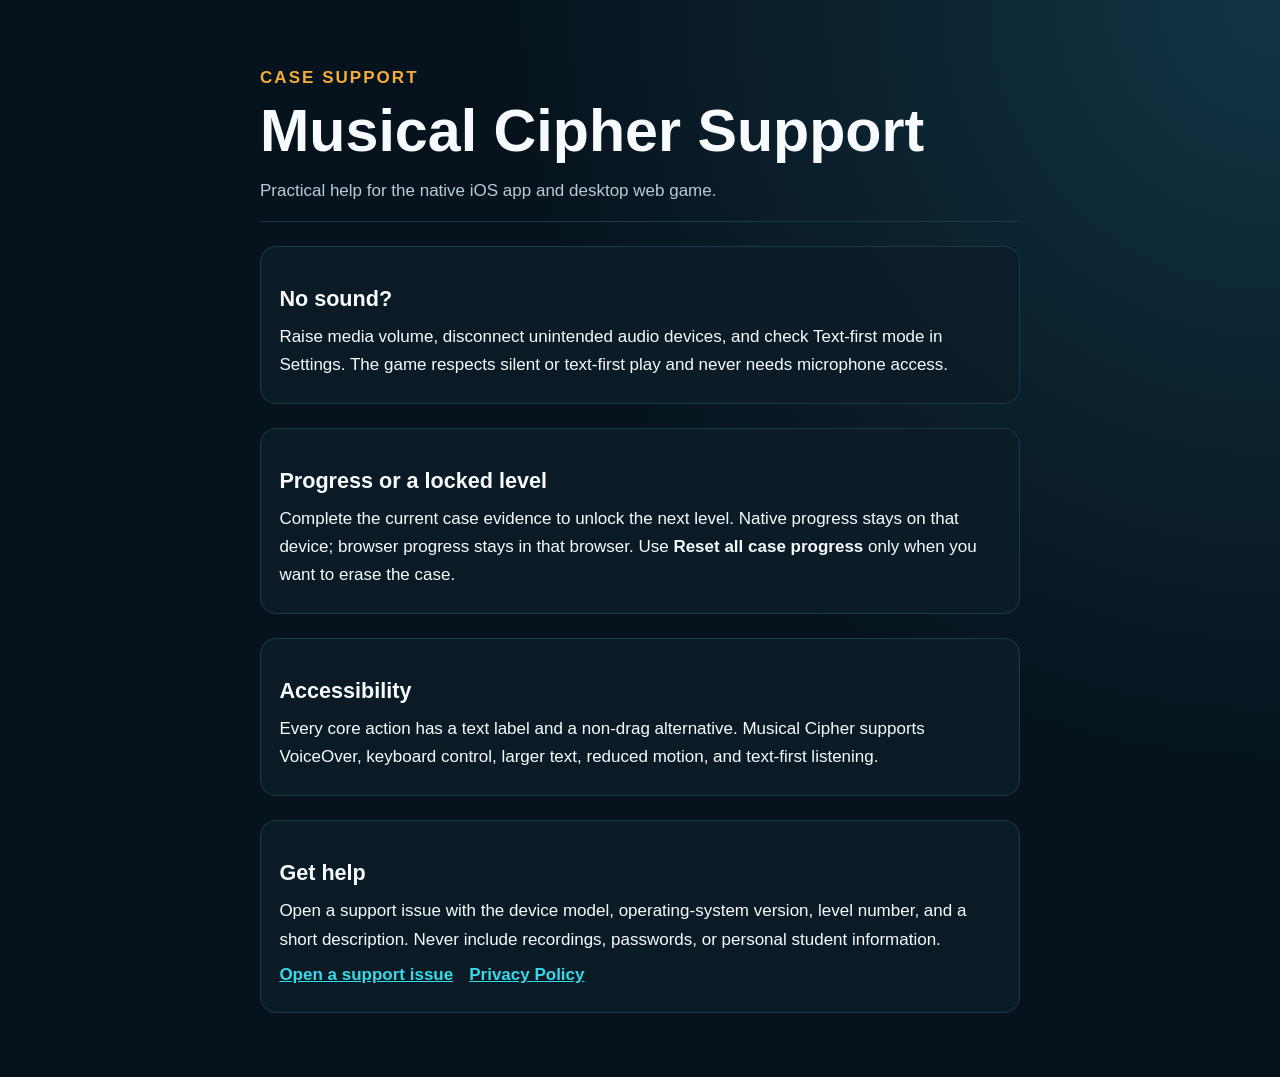
<file: index.html>
<!doctype html>
<html lang="en">
<head><meta charset="utf-8"><meta name="viewport" content="width=device-width,initial-scale=1"><meta http-equiv="refresh" content="0; url=./musical-cipher/support/"><title>Musical Cipher | MIDI Mind</title></head>
<body><p><a href="./musical-cipher/support/">Open Musical Cipher Support</a></p></body>
</html>
</file>
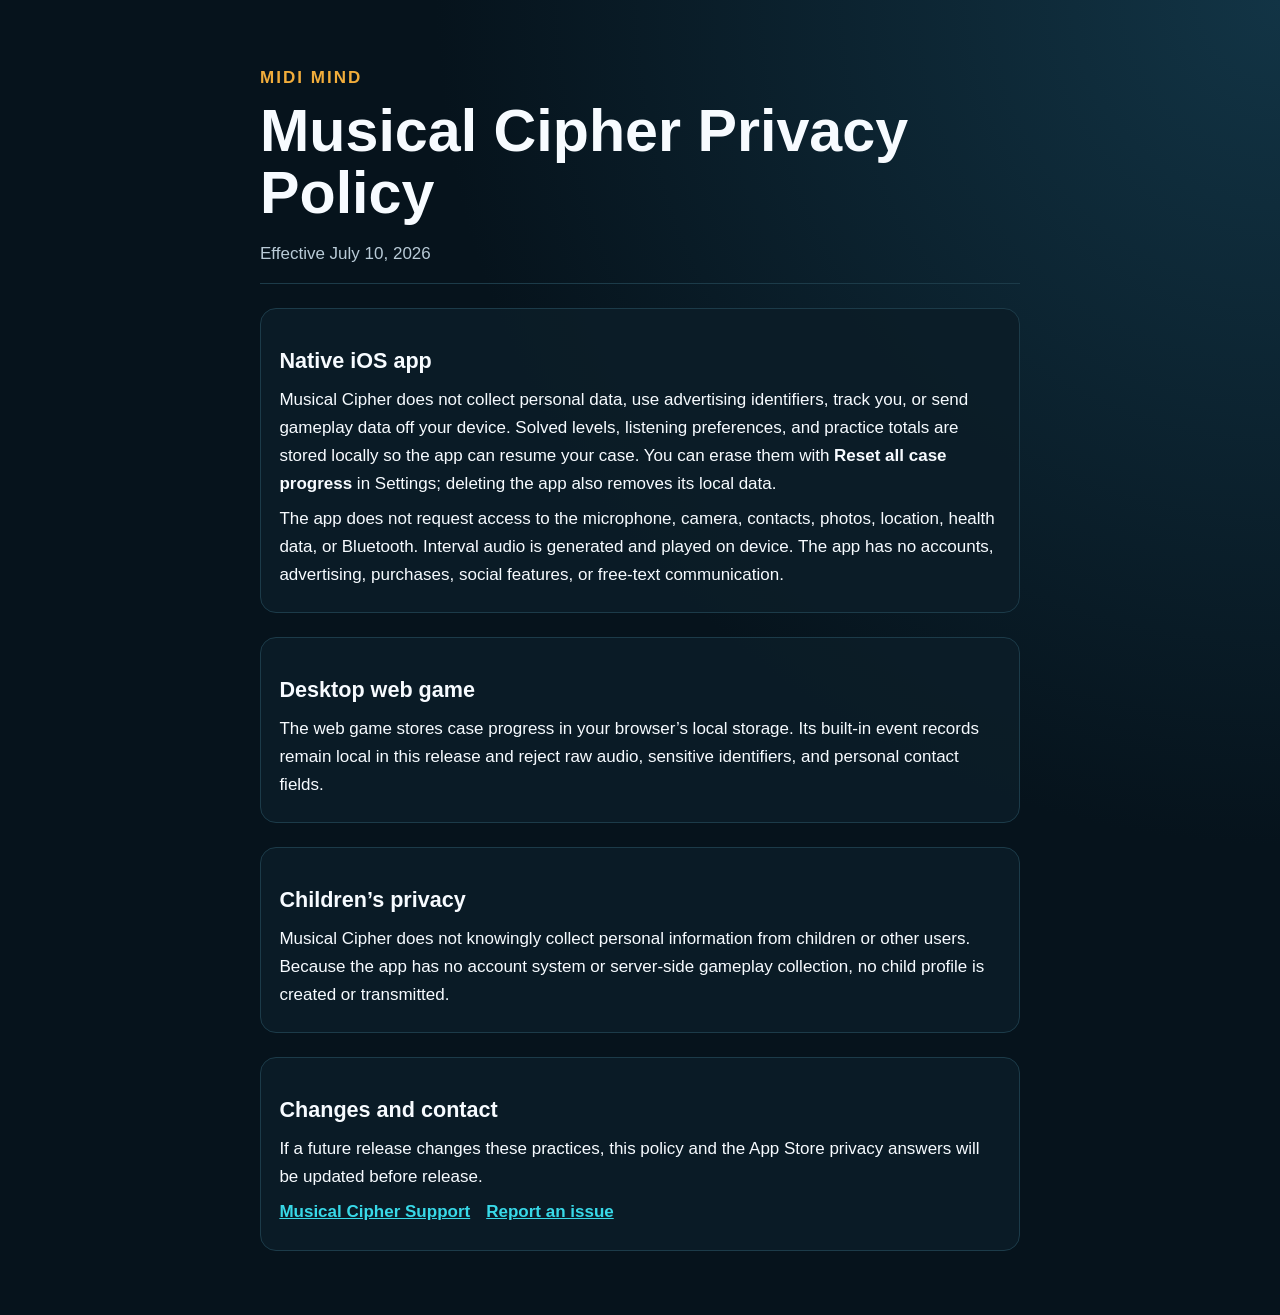
<file: musical-cipher/privacy/index.html>
<!doctype html>
<html lang="en">
<head>
  <meta charset="utf-8"><meta name="viewport" content="width=device-width,initial-scale=1">
  <meta name="description" content="Privacy practices for the Musical Cipher iOS app and desktop web game.">
  <title>Musical Cipher Privacy Policy | MIDI Mind</title><link rel="stylesheet" href="../shared.css">
</head>
<body><main><article>
  <header><p class="eyebrow">MIDI MIND</p><h1>Musical Cipher Privacy Policy</h1><p class="muted">Effective July 10, 2026</p></header>
  <section><h2>Native iOS app</h2><p>Musical Cipher does not collect personal data, use advertising identifiers, track you, or send gameplay data off your device. Solved levels, listening preferences, and practice totals are stored locally so the app can resume your case. You can erase them with <strong>Reset all case progress</strong> in Settings; deleting the app also removes its local data.</p><p>The app does not request access to the microphone, camera, contacts, photos, location, health data, or Bluetooth. Interval audio is generated and played on device. The app has no accounts, advertising, purchases, social features, or free-text communication.</p></section>
  <section><h2>Desktop web game</h2><p>The web game stores case progress in your browser’s local storage. Its built-in event records remain local in this release and reject raw audio, sensitive identifiers, and personal contact fields.</p></section>
  <section><h2>Children’s privacy</h2><p>Musical Cipher does not knowingly collect personal information from children or other users. Because the app has no account system or server-side gameplay collection, no child profile is created or transmitted.</p></section>
  <section><h2>Changes and contact</h2><p>If a future release changes these practices, this policy and the App Store privacy answers will be updated before release.</p><p class="links"><a href="../support/">Musical Cipher Support</a><a href="https://github.com/liamdiethrich/midi-mind/issues">Report an issue</a></p></section>
</article></main></body></html>
</file>
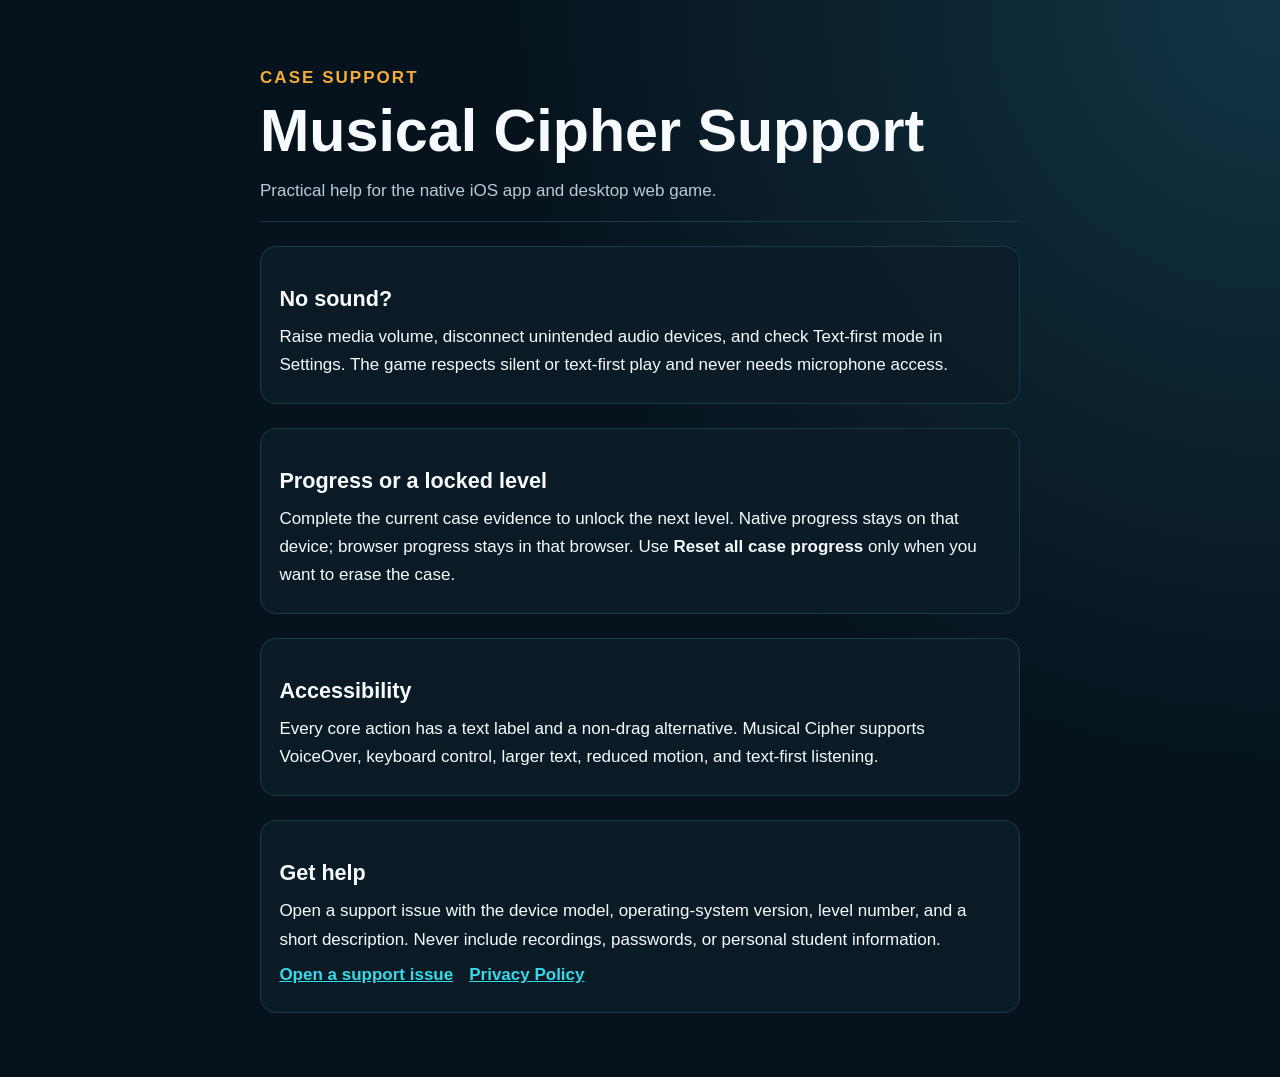
<file: musical-cipher/support/index.html>
<!doctype html>
<html lang="en">
<head>
  <meta charset="utf-8"><meta name="viewport" content="width=device-width,initial-scale=1">
  <meta name="description" content="Help, accessibility, and troubleshooting for Musical Cipher.">
  <title>Musical Cipher Support | MIDI Mind</title><link rel="stylesheet" href="../shared.css">
</head>
<body><main><article>
  <header><p class="eyebrow">CASE SUPPORT</p><h1>Musical Cipher Support</h1><p class="muted">Practical help for the native iOS app and desktop web game.</p></header>
  <section><h2>No sound?</h2><p>Raise media volume, disconnect unintended audio devices, and check Text-first mode in Settings. The game respects silent or text-first play and never needs microphone access.</p></section>
  <section><h2>Progress or a locked level</h2><p>Complete the current case evidence to unlock the next level. Native progress stays on that device; browser progress stays in that browser. Use <strong>Reset all case progress</strong> only when you want to erase the case.</p></section>
  <section><h2>Accessibility</h2><p>Every core action has a text label and a non-drag alternative. Musical Cipher supports VoiceOver, keyboard control, larger text, reduced motion, and text-first listening.</p></section>
  <section><h2>Get help</h2><p>Open a support issue with the device model, operating-system version, level number, and a short description. Never include recordings, passwords, or personal student information.</p><p class="links"><a href="https://github.com/liamdiethrich/midi-mind/issues/new">Open a support issue</a><a href="../privacy/">Privacy Policy</a></p></section>
</article></main></body></html>
</file>
<file: musical-cipher/shared.css>
:root{color-scheme:dark;--ink:#f7fbff;--muted:#b9cbd7;--gold:#f2ad3b;--cyan:#38d9e8;--panel:#0b1d28;--line:#1c3b49}*{box-sizing:border-box}body{margin:0;min-height:100vh;background:radial-gradient(circle at top right,#123445 0,#06131c 46%);color:var(--ink);font:17px/1.65 -apple-system,BlinkMacSystemFont,"Segoe UI",sans-serif}main{padding:clamp(1.5rem,5vw,4rem) 1rem}article{width:min(100%,760px);margin:auto;display:grid;gap:1.5rem}header{display:grid;gap:.5rem;padding-bottom:.5rem;border-bottom:1px solid var(--line)}.eyebrow{margin:0;color:var(--gold);font-weight:800;letter-spacing:.12em}.muted{color:var(--muted)}h1{margin:0;font-size:clamp(2.2rem,7vw,3.7rem);line-height:1.05}h2{margin-bottom:.2rem;font-size:1.35rem}section{padding:1rem 1.15rem;background:color-mix(in srgb,var(--panel) 92%,transparent);border:1px solid var(--line);border-radius:16px}p{margin:.45rem 0}a{color:var(--cyan);font-weight:700}.links{display:flex;gap:1rem;flex-wrap:wrap}@media(prefers-reduced-motion:reduce){*{scroll-behavior:auto!important}}
</file>
